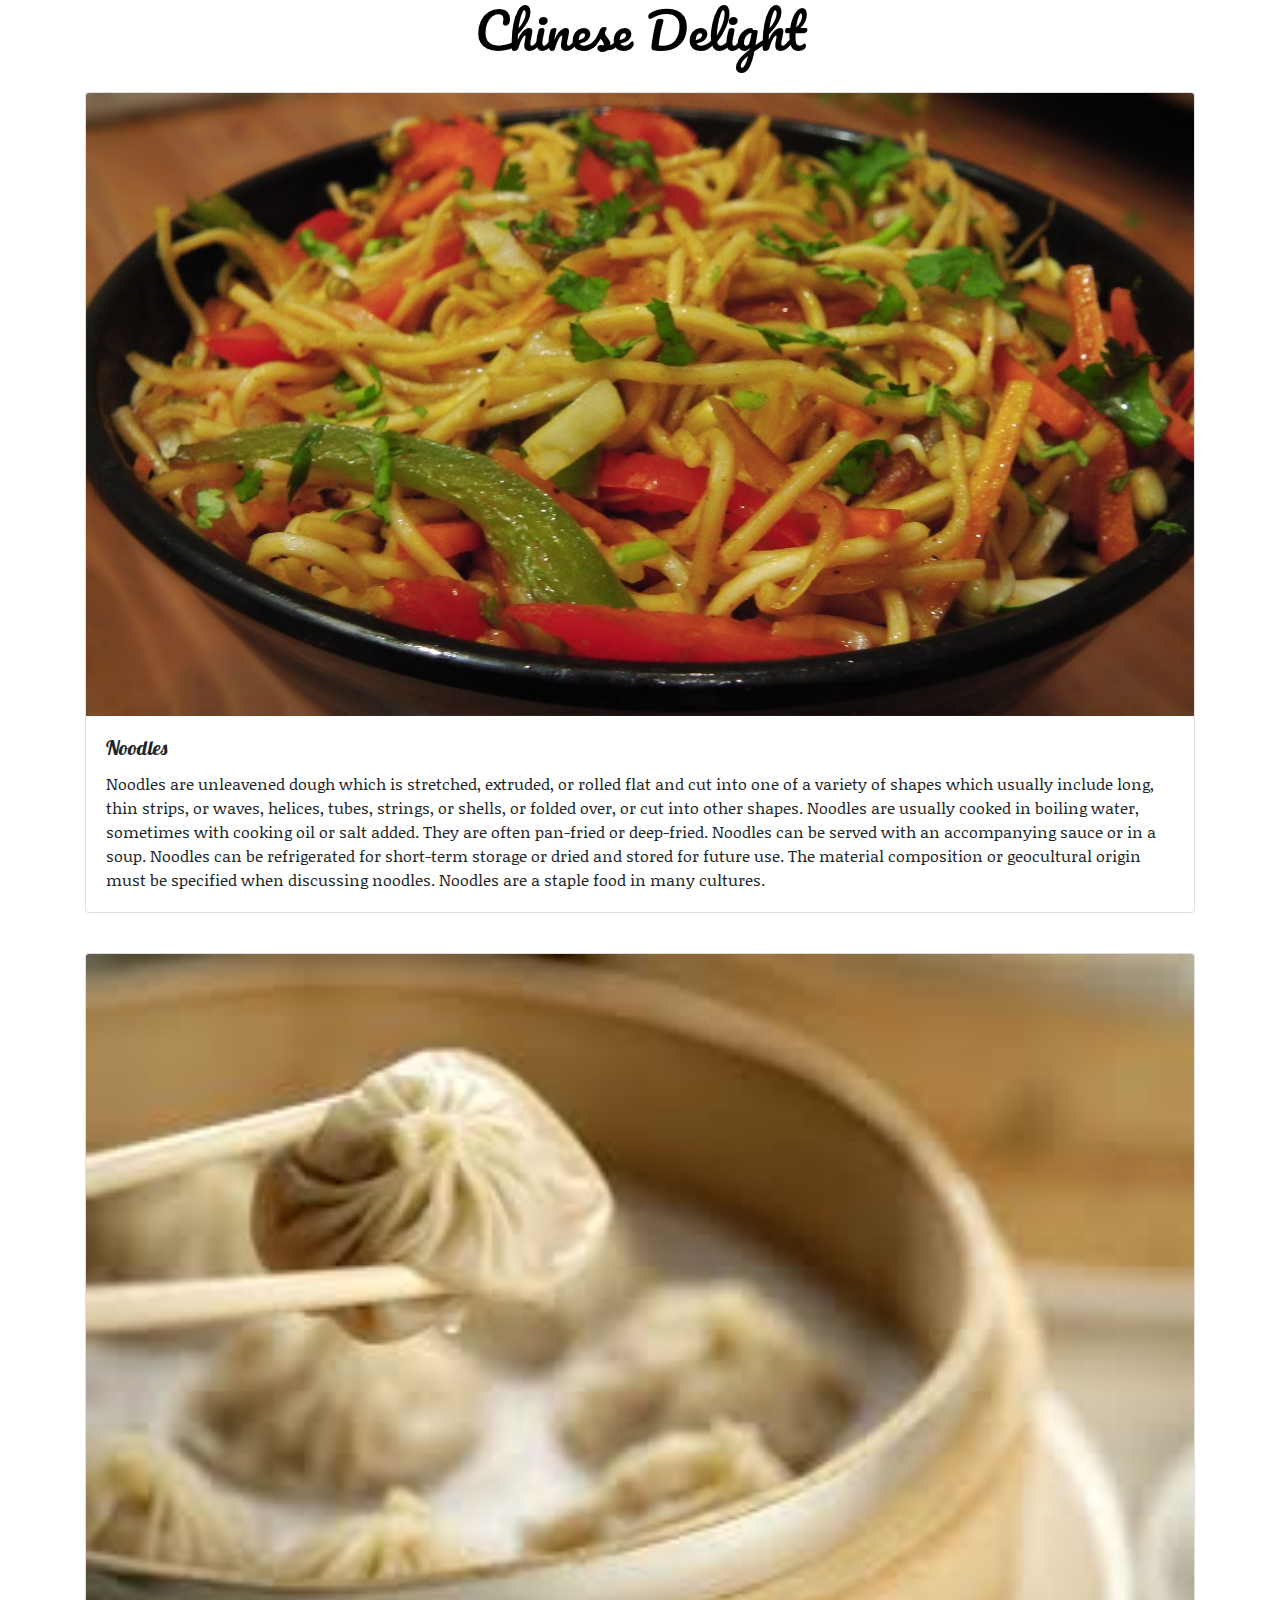
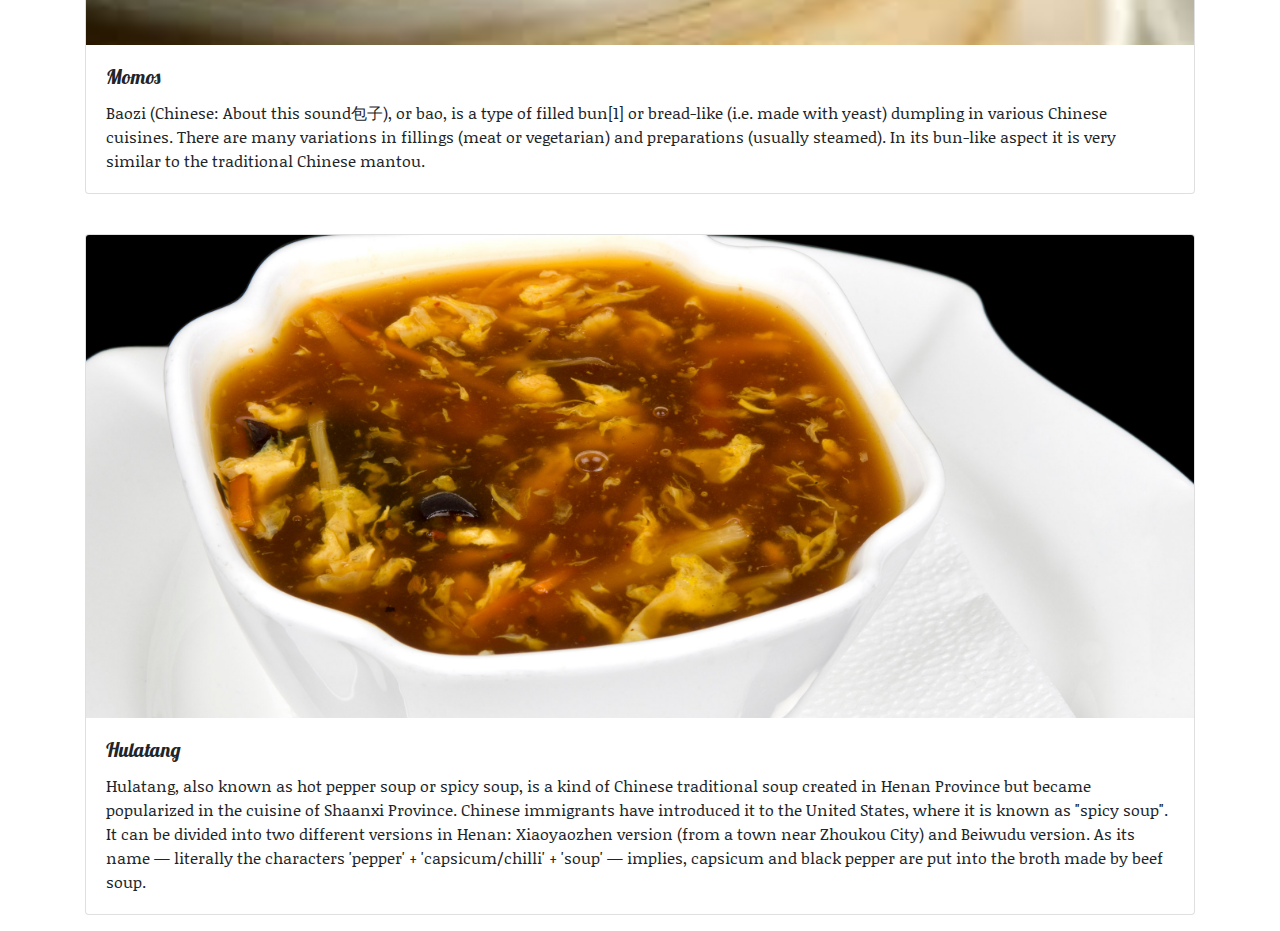
<file: chinese.html>
<!DOCTYPE html>
<html>
    <head>
        <title>Chinese Food</title>
        <link rel="stylesheet" href="https://maxcdn.bootstrapcdn.com/bootstrap/4.0.0/css/bootstrap.min.css" integrity="sha384-Gn5384xqQ1aoWXA+058RXPxPg6fy4IWvTNh0E263XmFcJlSAwiGgFAW/dAiS6JXm" crossorigin="anonymous">
        <link href="https://fonts.googleapis.com/css?family=Pacifico&display=swap" rel="stylesheet">
        <link href="https://fonts.googleapis.com/css?family=Lobster&display=swap" rel="stylesheet">
        <link href="https://fonts.googleapis.com/css?family=Noticia+Text&display=swap" rel="stylesheet">
        <link href="chinese.css" rel="stylesheet">
    </head>
    <body class="container">
        <div>
            <h1 id="header">Chinese Delight</h1>
        </div>
        <br>
        <div class="card mb-3">
                <img class="card-img-top" src="noodles.jpg">
                <div class="card-body">
                  <h5 class="card-title">Noodles</h5>
                  <p class="card-text">Noodles are unleavened dough which is stretched, extruded, or rolled flat and cut into one of a variety of shapes which usually include long, thin strips, or waves, helices, tubes, strings, or shells, or folded over, or cut into other shapes. 
                      Noodles are usually cooked in boiling water, sometimes with cooking oil or salt added. 
                      They are often pan-fried or deep-fried. Noodles can be served with an accompanying sauce or in a soup. 
                      Noodles can be refrigerated for short-term storage or dried and stored for future use. 
                      The material composition or geocultural origin must be specified when discussing noodles. Noodles are a staple food in many cultures.</p>
                </div>
        </div>
        <br>
        <div class="card mb-3">
                <img class="card-img-top" src="momo.jpg">
                <div class="card-body">
                  <h5 class="card-title">Momos</h5>
                  <p class="card-text">Baozi (Chinese: About this sound包子), or bao, is a type of filled bun[1] or bread-like (i.e. made with yeast) dumpling in various Chinese cuisines.
                    There are many variations in fillings (meat or vegetarian) and preparations (usually steamed). In its bun-like aspect it is very similar to the traditional Chinese mantou.</p>
                </div>
        </div>
        <br>
        <div class="card mb-3">
                <img class="card-img-top" src="soup.jpg">
                <div class="card-body">
                  <h5 class="card-title">Hulatang</h5>
                  <p class="card-text">Hulatang, also known as hot pepper soup or spicy soup, is a kind of Chinese traditional soup created in Henan Province but became popularized in the cuisine of Shaanxi Province. 
                      Chinese immigrants have introduced it to the United States, where it is known as "spicy soup". 
                      It can be divided into two different versions in Henan: Xiaoyaozhen version (from a town near Zhoukou City) and Beiwudu version. As its name — literally the characters 'pepper' + 'capsicum/chilli' + 'soup' — implies, capsicum and black pepper are put into the broth made by beef soup.
                  </p>
                </div>
        </div>
    </body>
</html>
</file>
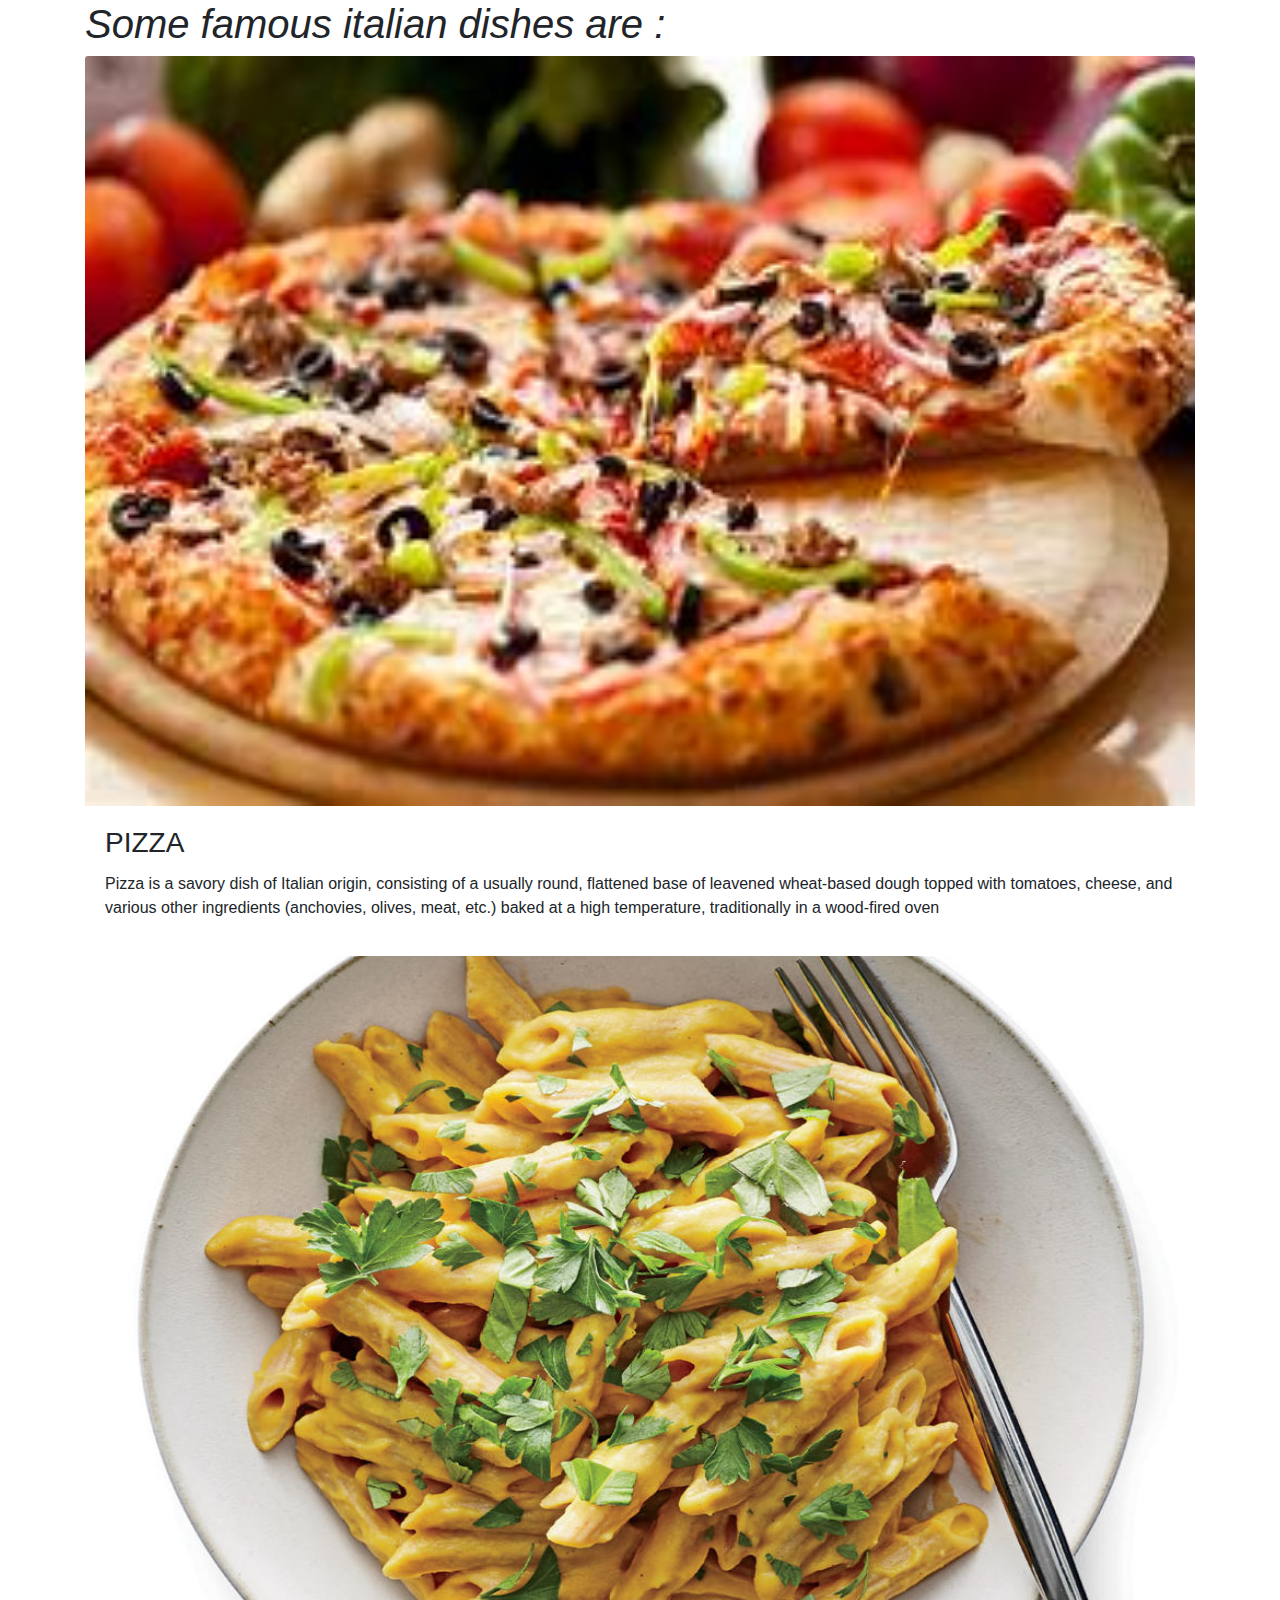
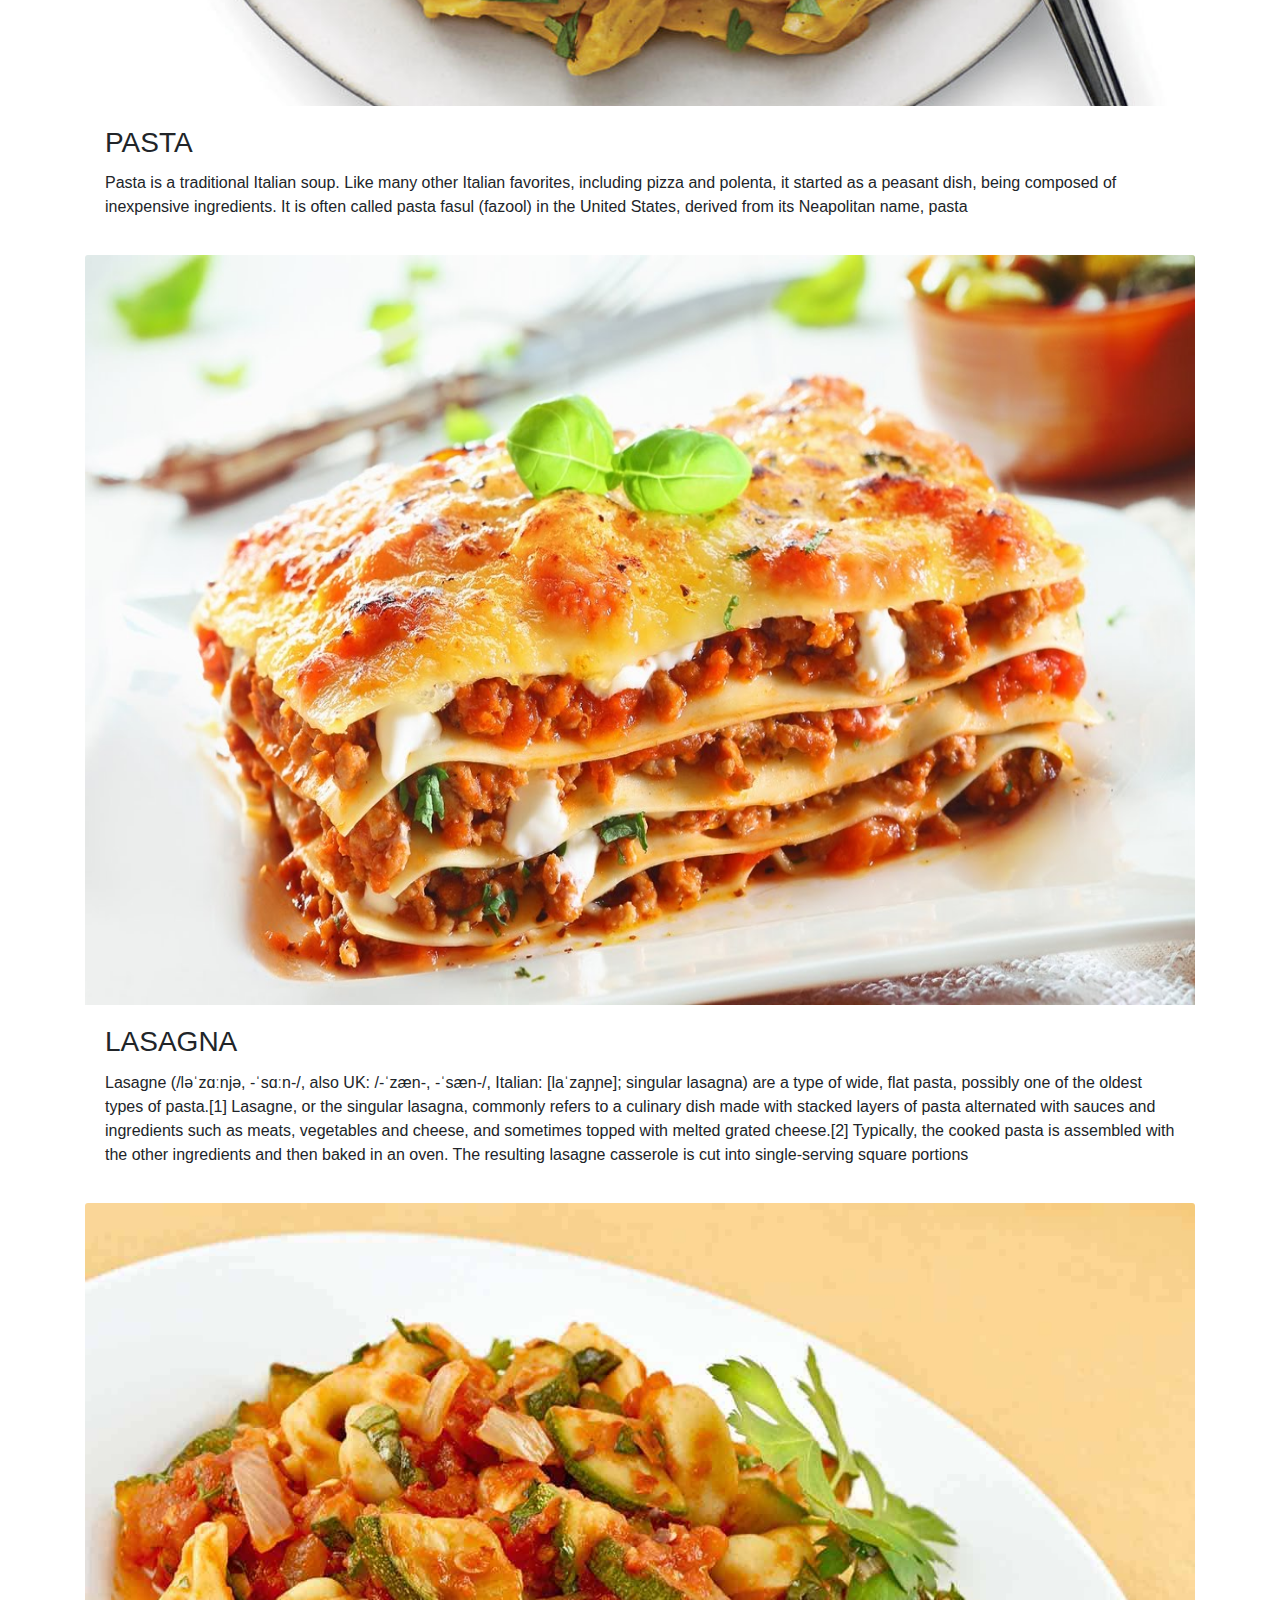
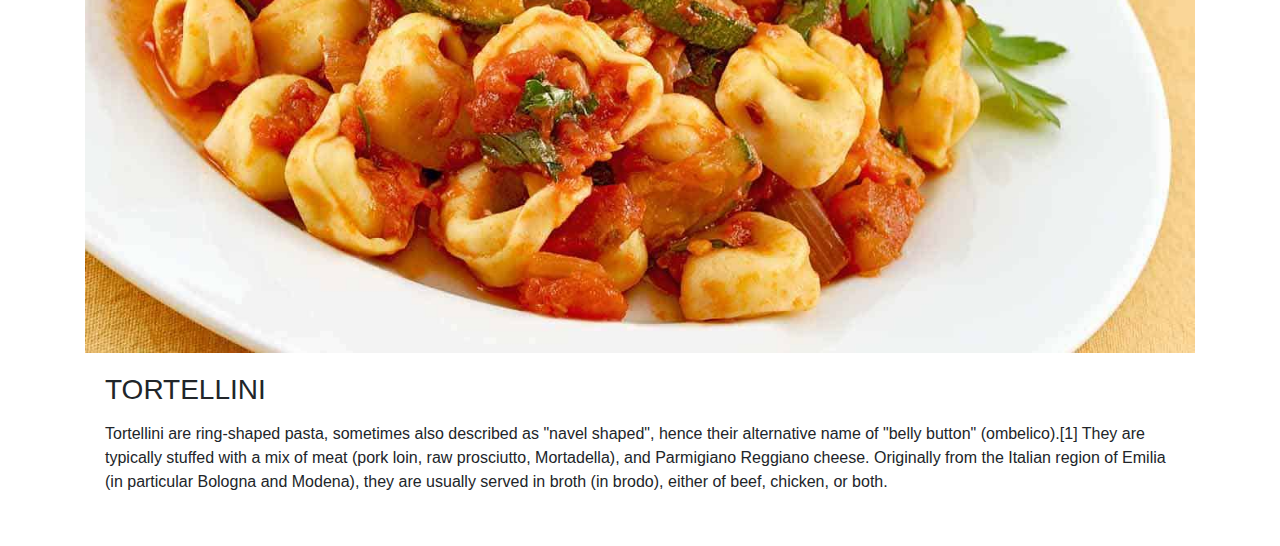
<file: itlan.html>
<html>
    <head>
            <link rel="stylesheet" href="https://maxcdn.bootstrapcdn.com/bootstrap/4.0.0/css/bootstrap.min.css" integrity="sha384-Gn5384xqQ1aoWXA+058RXPxPg6fy4IWvTNh0E263XmFcJlSAwiGgFAW/dAiS6JXm" crossorigin="anonymous">
    </head>
    <body class="container"> 
        <h1><i>Some famous italian dishes are :</i></h1>

        <div class="card mb-3" style="border: 45rem">
                <img class="card-img-top" src="pizza1.jpeg" alt="pizza" width="750px" height="750px">
                <div class="card-body">
                  <h3 class="card-title">PIZZA</h3>
                  <p class="card-text">Pizza is a savory dish of Italian origin, consisting of a usually round, flattened base of leavened wheat-based dough topped with tomatoes, cheese, and various other ingredients (anchovies, olives, meat, etc.) baked at a high temperature, traditionally in a wood-fired oven</p>
                  
                </div>
              </div>

              <div class="card mb-3" style="border: 45rem">
                    <img class="card-img-top" src="pasta.jpg" alt="pasta" width="750px" height="750px">
                    <div class="card-body">
                      <h3 class="card-title">PASTA</h3>
                      <p class="card-text">Pasta  is a traditional Italian soup. Like many other Italian favorites, including pizza and polenta, it started as a peasant dish, being composed of inexpensive ingredients. It is often called pasta fasul (fazool) in the United States, derived from its Neapolitan name, pasta</p>
                      
                    </div>
                  </div>

                  <div class="card mb-3" style="border: 45rem">
                        <img class="card-img-top" src="lasagna.jpg" alt="lasagna" width="750px" height="750px">
                        <div class="card-body">
                          <h3 class="card-title">LASAGNA</h3>
                          <p class="card-text">Lasagne (/ləˈzɑːnjə, -ˈsɑːn-/, also UK: /-ˈzæn-, -ˈsæn-/, Italian: [laˈzaɲɲe]; singular lasagna) are a type of wide, flat pasta, possibly one of the oldest types of pasta.[1] Lasagne, or the singular lasagna, commonly refers to a culinary dish made with stacked layers of pasta alternated with sauces and ingredients such as meats, vegetables and cheese, and sometimes topped with melted grated cheese.[2] Typically, the cooked pasta is assembled with the other ingredients and then baked in an oven. The resulting lasagne casserole is cut into single-serving square portions</p>
                          
                        </div>
                      </div>

                      <div class="card mb-3" style="border: 45rem">
                            <img class="card-img-top" src="tortellini.jpg" alt="tortellini" width="750px" height="750px">
                            <div class="card-body">
                              <h3 class="card-title">TORTELLINI</h3>
                              <p class="card-text"><p>Tortellini are ring-shaped pasta, sometimes also described as "navel shaped", hence their alternative name of "belly button" (ombelico).[1] They are typically stuffed with a mix of meat (pork loin, raw prosciutto, Mortadella), and Parmigiano Reggiano cheese. Originally from the Italian region of Emilia (in particular Bologna and Modena), they are usually served in broth (in brodo), either of beef, chicken, or both.</p>
                              
                            </div>
                          </div>
    </body>
</html>
</file>
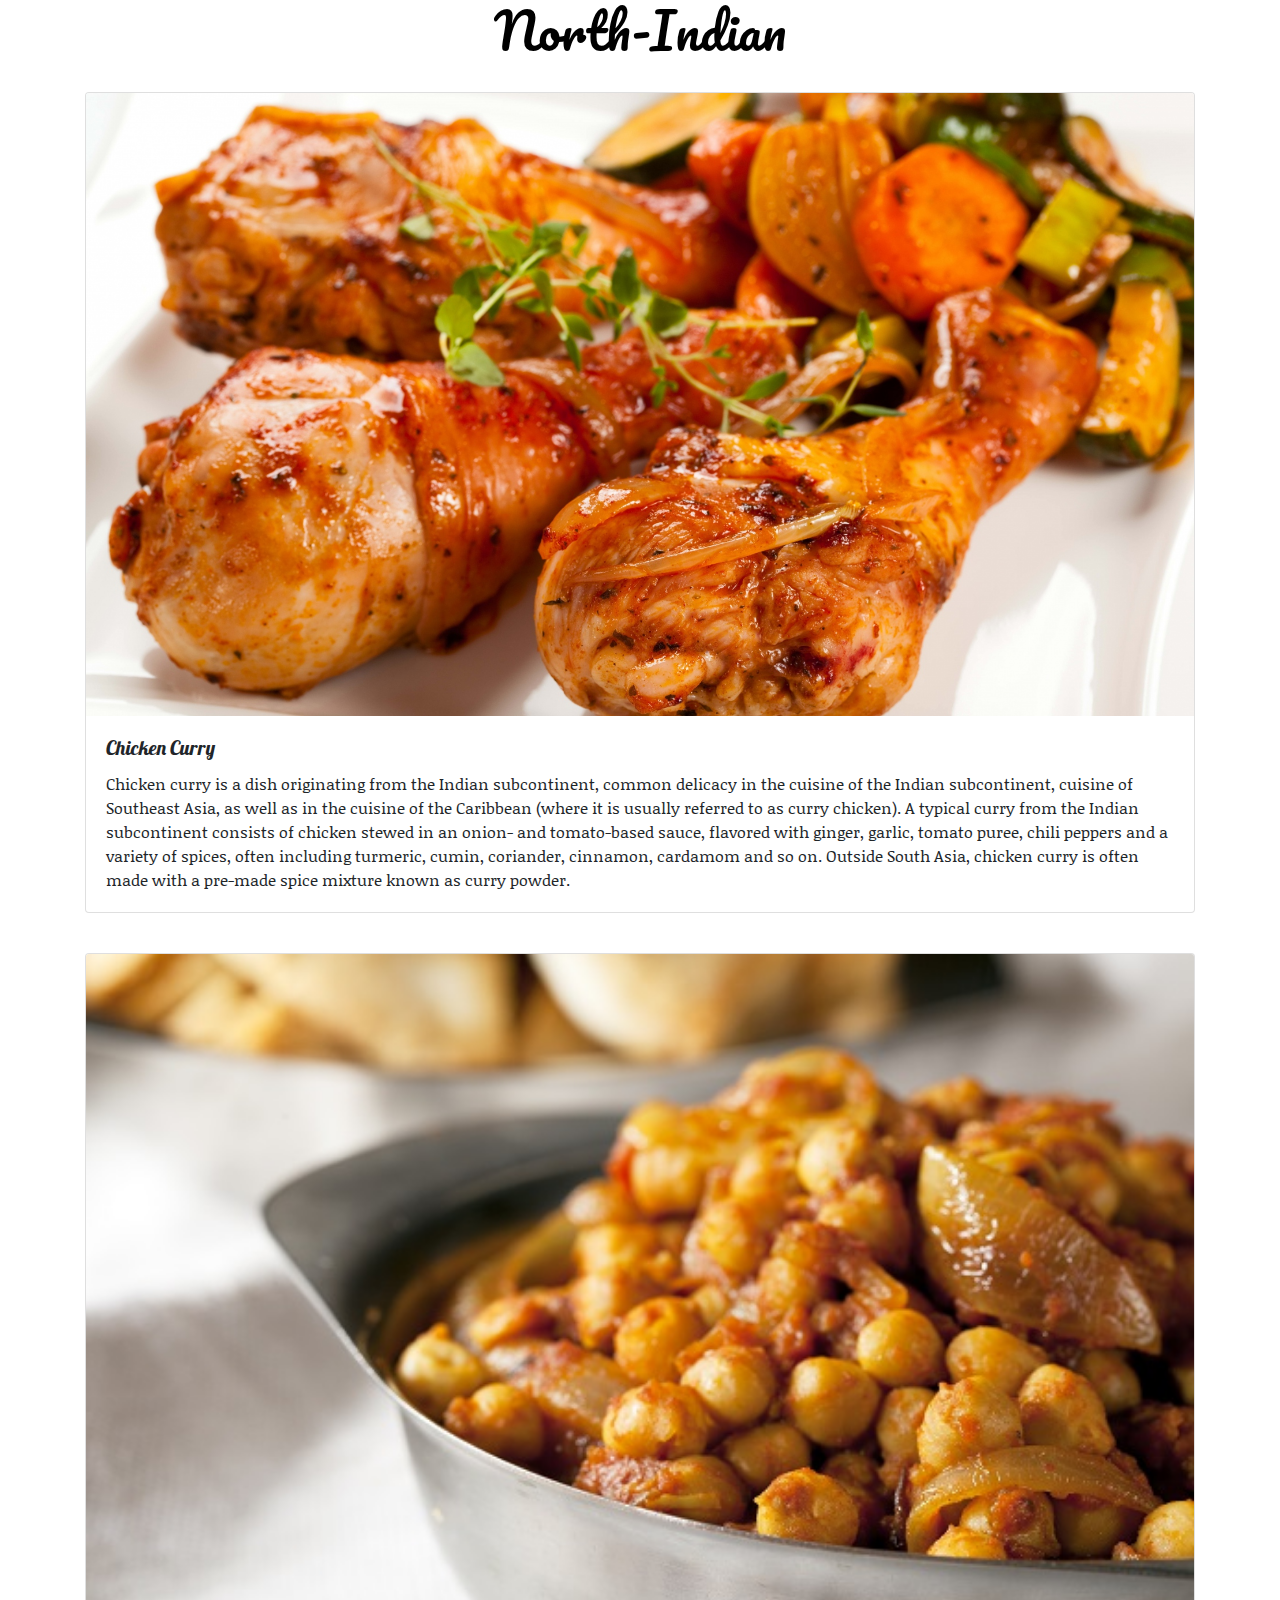
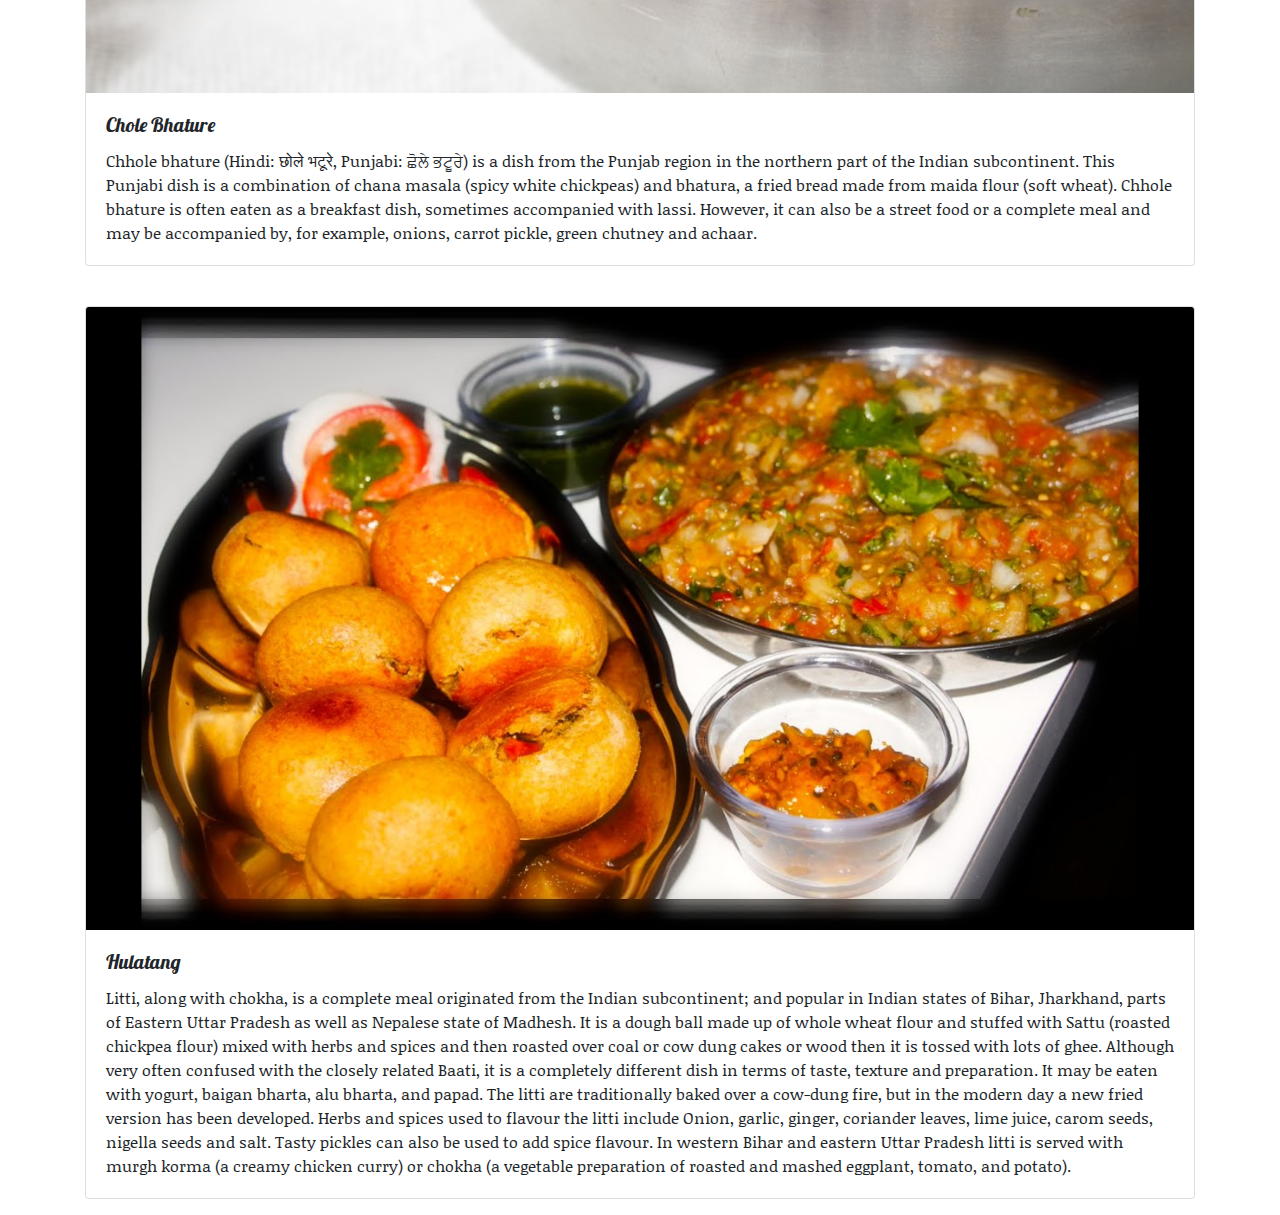
<file: north-indian.html>
<!DOCTYPE html>
<html>
    <head>
        <title>North-Indian</title>
        <link rel="stylesheet" href="https://maxcdn.bootstrapcdn.com/bootstrap/4.0.0/css/bootstrap.min.css" integrity="sha384-Gn5384xqQ1aoWXA+058RXPxPg6fy4IWvTNh0E263XmFcJlSAwiGgFAW/dAiS6JXm" crossorigin="anonymous">
        <link href="https://fonts.googleapis.com/css?family=Pacifico&display=swap" rel="stylesheet">
        <link href="https://fonts.googleapis.com/css?family=Lobster&display=swap" rel="stylesheet">
        <link href="https://fonts.googleapis.com/css?family=Noticia+Text&display=swap" rel="stylesheet">
        <link href="north-indian.css" rel="stylesheet">
    </head>
    <body class="container">
        <div>
            <h1 id="header">North-Indian</h1>
        </div>
        <br>
        <div class="card mb-3">
                <img class="card-img-top" src="chicken.jpg">
                <div class="card-body">
                  <h5 class="card-title">Chicken Curry</h5>
                  <p class="card-text">Chicken curry is a dish originating from the Indian subcontinent, common delicacy in the cuisine of the Indian subcontinent, cuisine of Southeast Asia, as well as in the cuisine of the Caribbean (where it is usually referred to as curry chicken). 
                    A typical curry from the Indian subcontinent consists of chicken stewed in an onion- and tomato-based sauce, flavored with ginger, garlic, tomato puree, chili peppers and a variety of spices, often including turmeric, cumin, coriander, cinnamon, cardamom and so on. Outside South Asia, chicken curry is often made with a pre-made spice mixture known as curry powder.</p>
                </div>
        </div>
        <br>
        <div class="card mb-3">
                <img class="card-img-top" src="chole.jpg">
                <div class="card-body">
                  <h5 class="card-title">Chole Bhature</h5>
                  <p class="card-text">Chhole bhature (Hindi: छोले भटूरे, Punjabi: ਛੋਲੇ ਭਟੂਰੇ) is a dish from the Punjab region in the northern part of the Indian subcontinent. This Punjabi dish is a combination of chana masala (spicy white chickpeas) and bhatura, a fried bread made from maida flour (soft wheat).
                    Chhole bhature is often eaten as a breakfast dish, sometimes accompanied with lassi. However, it can also be a street food or a complete meal and may be accompanied by, for example, onions, carrot pickle, green chutney and achaar.</p>
                </div>
        </div>
        <br>
        <div class="card mb-3">
                <img class="card-img-top" src="litti.jpg">
                <div class="card-body">
                  <h5 class="card-title">Hulatang</h5>
                  <p class="card-text">Litti, along with chokha, is a complete meal originated from the Indian subcontinent; and popular in Indian states of Bihar, Jharkhand, parts of Eastern Uttar Pradesh as well as Nepalese state of Madhesh. 
                      It is a dough ball made up of whole wheat flour and stuffed with Sattu (roasted chickpea flour) mixed with herbs and spices and then roasted over coal or cow dung cakes or wood then it is tossed with lots of ghee. 
                      Although very often confused with the closely related Baati, it is a completely different dish in terms of taste, texture and preparation. It may be eaten with yogurt, baigan bharta, alu bharta, and papad.
                      The litti are traditionally baked over a cow-dung fire, but in the modern day a new fried version has been developed.
                      Herbs and spices used to flavour the litti include Onion, garlic, ginger, coriander leaves, lime juice, carom seeds, nigella seeds and salt. 
                      Tasty pickles can also be used to add spice flavour. In western Bihar and eastern Uttar Pradesh litti is served with murgh korma (a creamy chicken curry) or chokha (a vegetable preparation of roasted and mashed eggplant, tomato, and potato).
                  </p>
                </div>
        </div>
    </body>
</html>
</file>
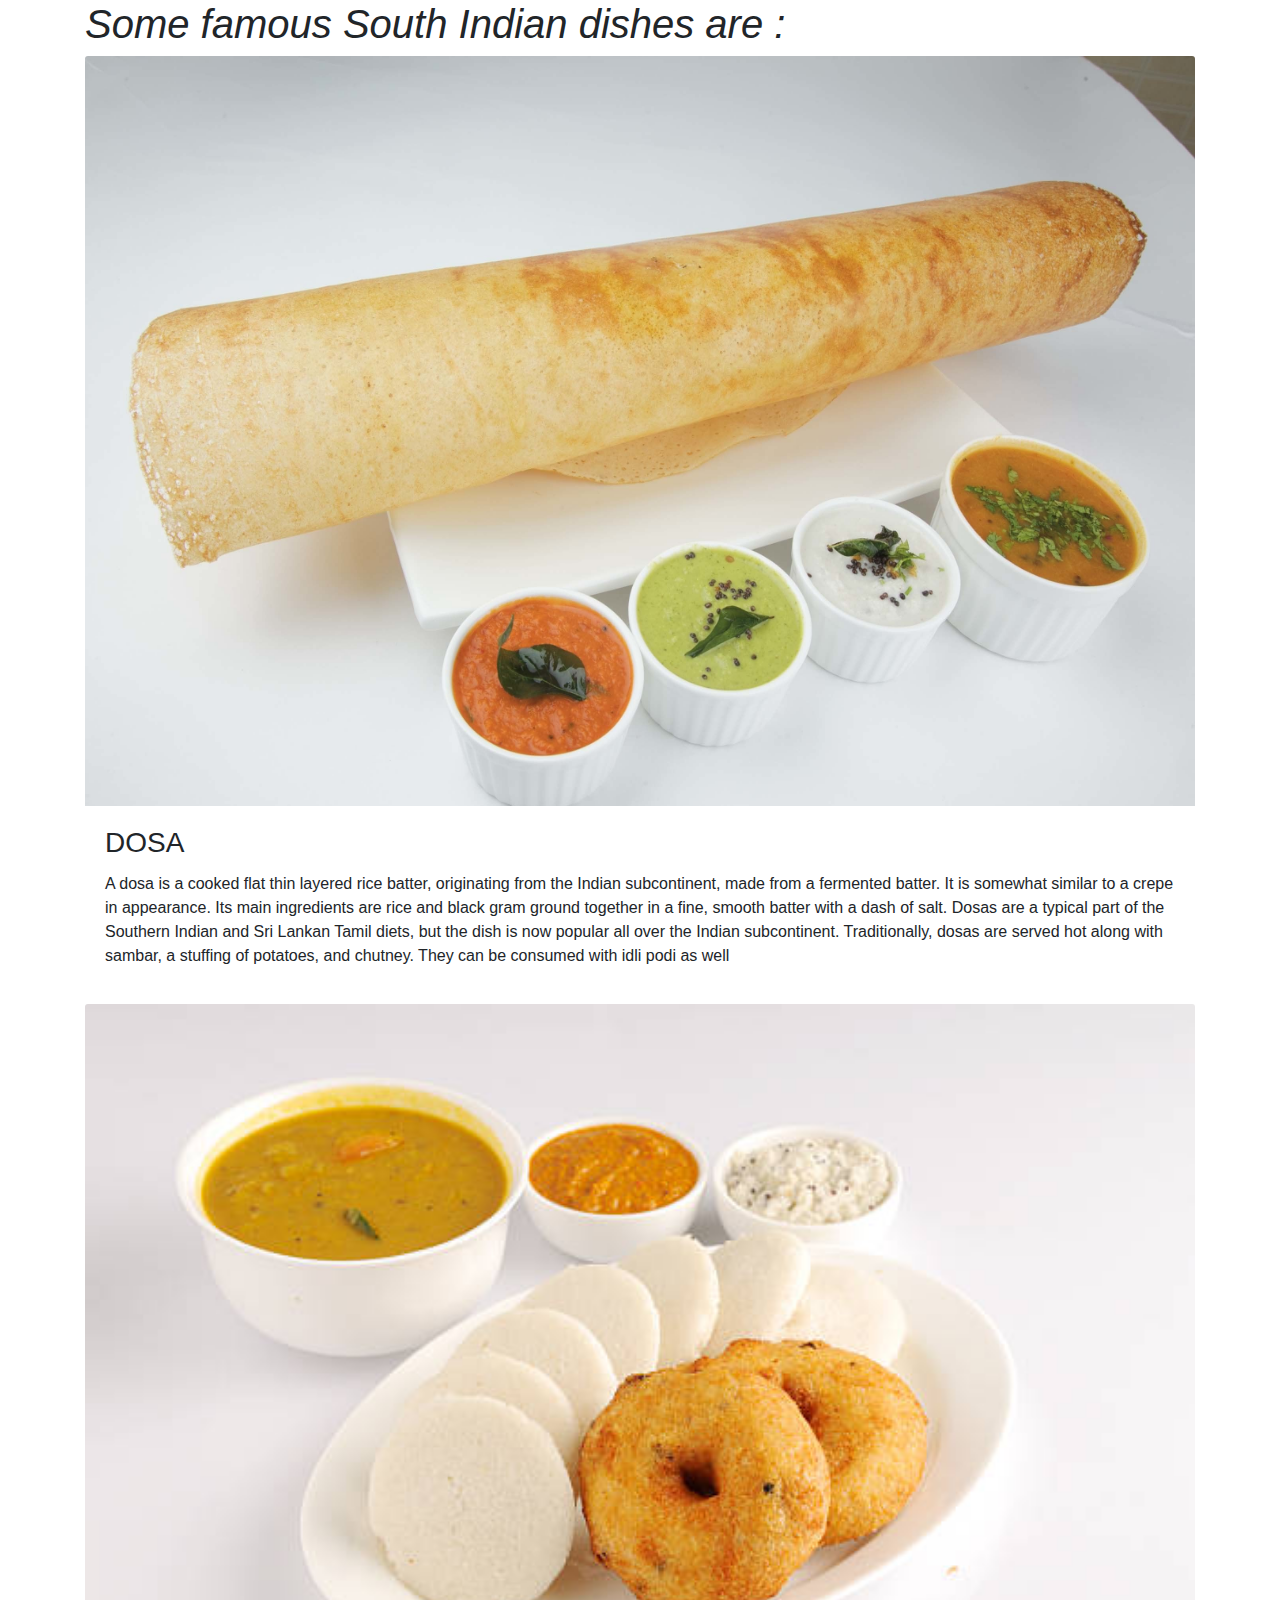
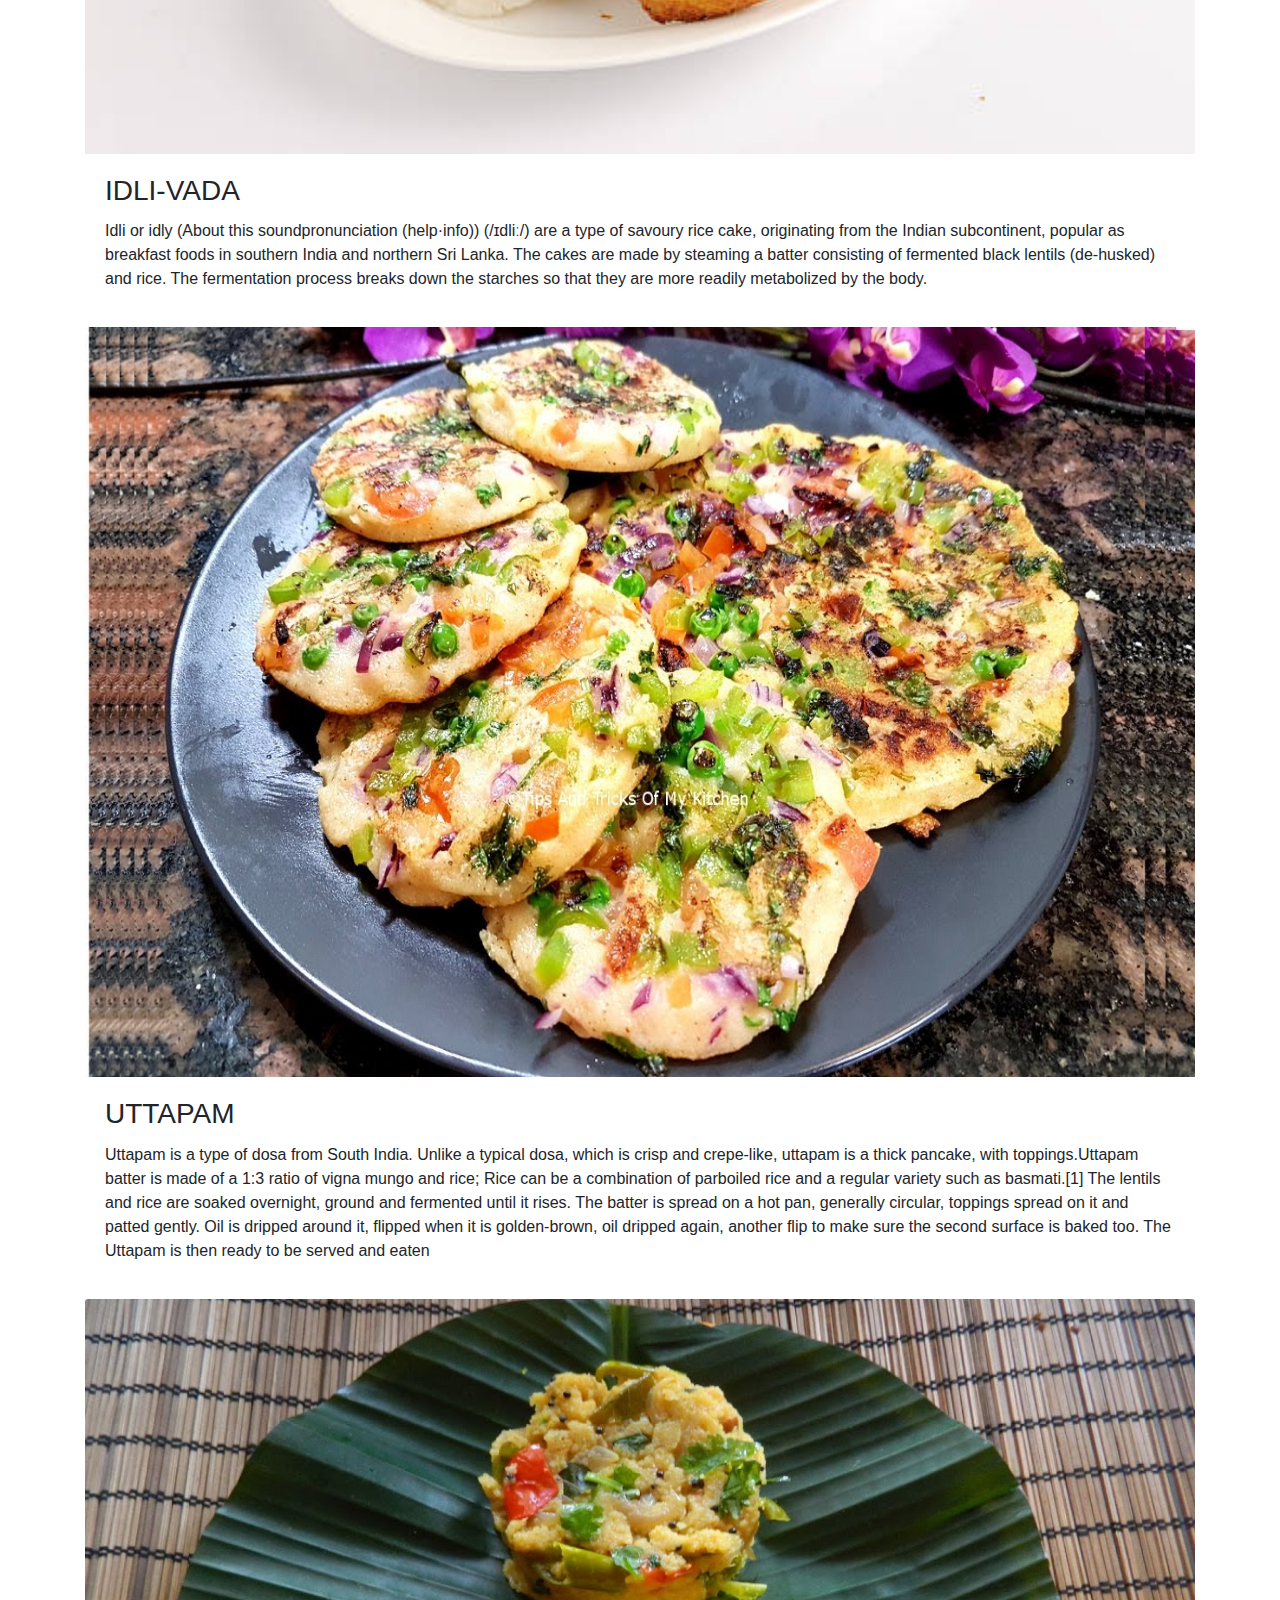
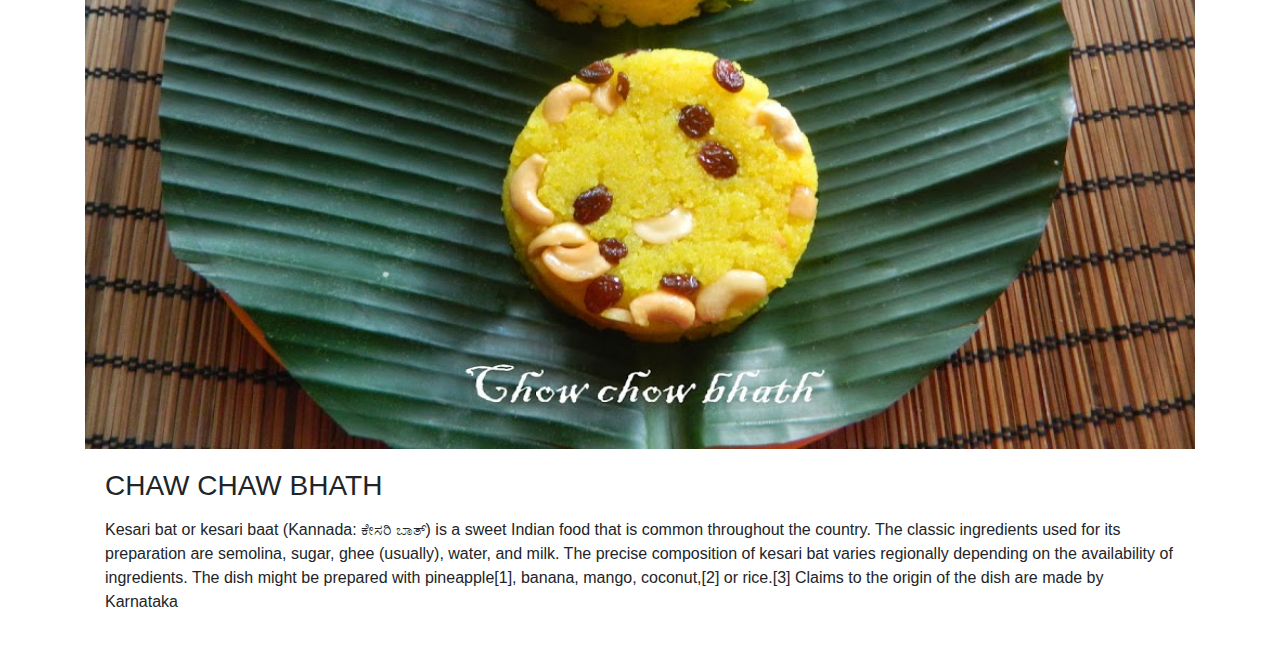
<file: south.html>
<html>
    <head>
            <link rel="stylesheet" href="https://maxcdn.bootstrapcdn.com/bootstrap/4.0.0/css/bootstrap.min.css" integrity="sha384-Gn5384xqQ1aoWXA+058RXPxPg6fy4IWvTNh0E263XmFcJlSAwiGgFAW/dAiS6JXm" crossorigin="anonymous">
    </head>
    <body class="container"> 
        <h1><i>Some famous South Indian dishes are :</i></h1>

        <div class="card mb-3" style="border: 45rem">
                <img class="card-img-top" src="dosa.jpg" alt="pizza" width="750px" height="750px">
                <div class="card-body">
                  <h3 class="card-title">DOSA</h3>
                  <p class="card-text">A dosa is a cooked flat thin layered rice batter, originating from the Indian subcontinent, made from a fermented batter. It is somewhat similar to a crepe in appearance. Its main ingredients are rice and black gram ground together in a fine, smooth batter with a dash of salt. Dosas are a typical part of the Southern Indian and Sri Lankan Tamil diets, but the dish is now popular all over the Indian subcontinent. Traditionally, dosas are served hot along with sambar, a stuffing of potatoes, and chutney. They can be consumed with idli podi as well</p>
                  
                </div>
              </div>

              <div class="card mb-3" style="border: 45rem">
                    <img class="card-img-top" src="idli1.jpg" alt="pasta" width="750px" height="750px">
                    <div class="card-body">
                      <h3 class="card-title">IDLI-VADA</h3>
                      <p class="card-text">Idli or idly (About this soundpronunciation (help·info)) (/ɪdliː/) are a type of savoury rice cake, originating from the Indian subcontinent, popular as breakfast foods in southern India and northern Sri Lanka. The cakes are made by steaming a batter consisting of fermented black lentils (de-husked) and rice. The fermentation process breaks down the starches so that they are more readily metabolized by the body.</p>
                      
                    </div>
                  </div>

                  <div class="card mb-3" style="border: 45rem">
                        <img class="card-img-top" src="uttapam.jpg" alt="lasagna" width="750px" height="750px">
                        <div class="card-body">
                          <h3 class="card-title">UTTAPAM</h3>
                          <p class="card-text">Uttapam is a type of dosa from South India. Unlike a typical dosa, which is crisp and crepe-like, uttapam is a thick pancake, with toppings.Uttapam batter is made of a 1:3 ratio of vigna mungo and rice; Rice can be a combination of parboiled rice and a regular variety such as basmati.[1] The lentils and rice are soaked overnight, ground and fermented until it rises. The batter is spread on a hot pan, generally circular, toppings spread on it and patted gently. Oil is dripped around it, flipped when it is golden-brown, oil dripped again, another flip to make sure the second surface is baked too. The Uttapam is then ready to be served and eaten</p>
                          
                        </div>
                      </div>

                      <div class="card mb-3" style="border: 45rem">
                            <img class="card-img-top" src="chaw.jpg" alt="tortellini" width="750px" height="750px">
                            <div class="card-body">
                              <h3 class="card-title">CHAW CHAW BHATH</h3>
                              <p class="card-text"><p>Kesari bat or kesari baat (Kannada: ಕೇಸರಿ ಬಾತ್) is a sweet Indian food that is common throughout the country. The classic ingredients used for its preparation are semolina, sugar, ghee (usually), water, and milk.

                                    The precise composition of kesari bat varies regionally depending on the availability of ingredients. The dish might be prepared with pineapple[1], banana, mango, coconut,[2] or rice.[3]
                                    
                                    Claims to the origin of the dish are made by Karnataka</p>
                              
                            </div>
                          </div>
    </body>
</html>
</file>
<file: chinese.css>
#header{
    color: black;
    font-size: 50px;
    text-align: center;
    font-family: 'Pacifico', cursive;
}
.card-title{
    font-family: 'Lobster', cursive;
}
.card-text{
    font-family: 'Noticia Text', serif;
}
</file>
<file: north-indian.css>
#header{
    color: black;
    font-size: 50px;
    text-align: center;
    font-family: 'Pacifico', cursive;
}
.card-title{
    font-family: 'Lobster', cursive;
}
.card-text{
    font-family: 'Noticia Text', serif;
}
</file>
